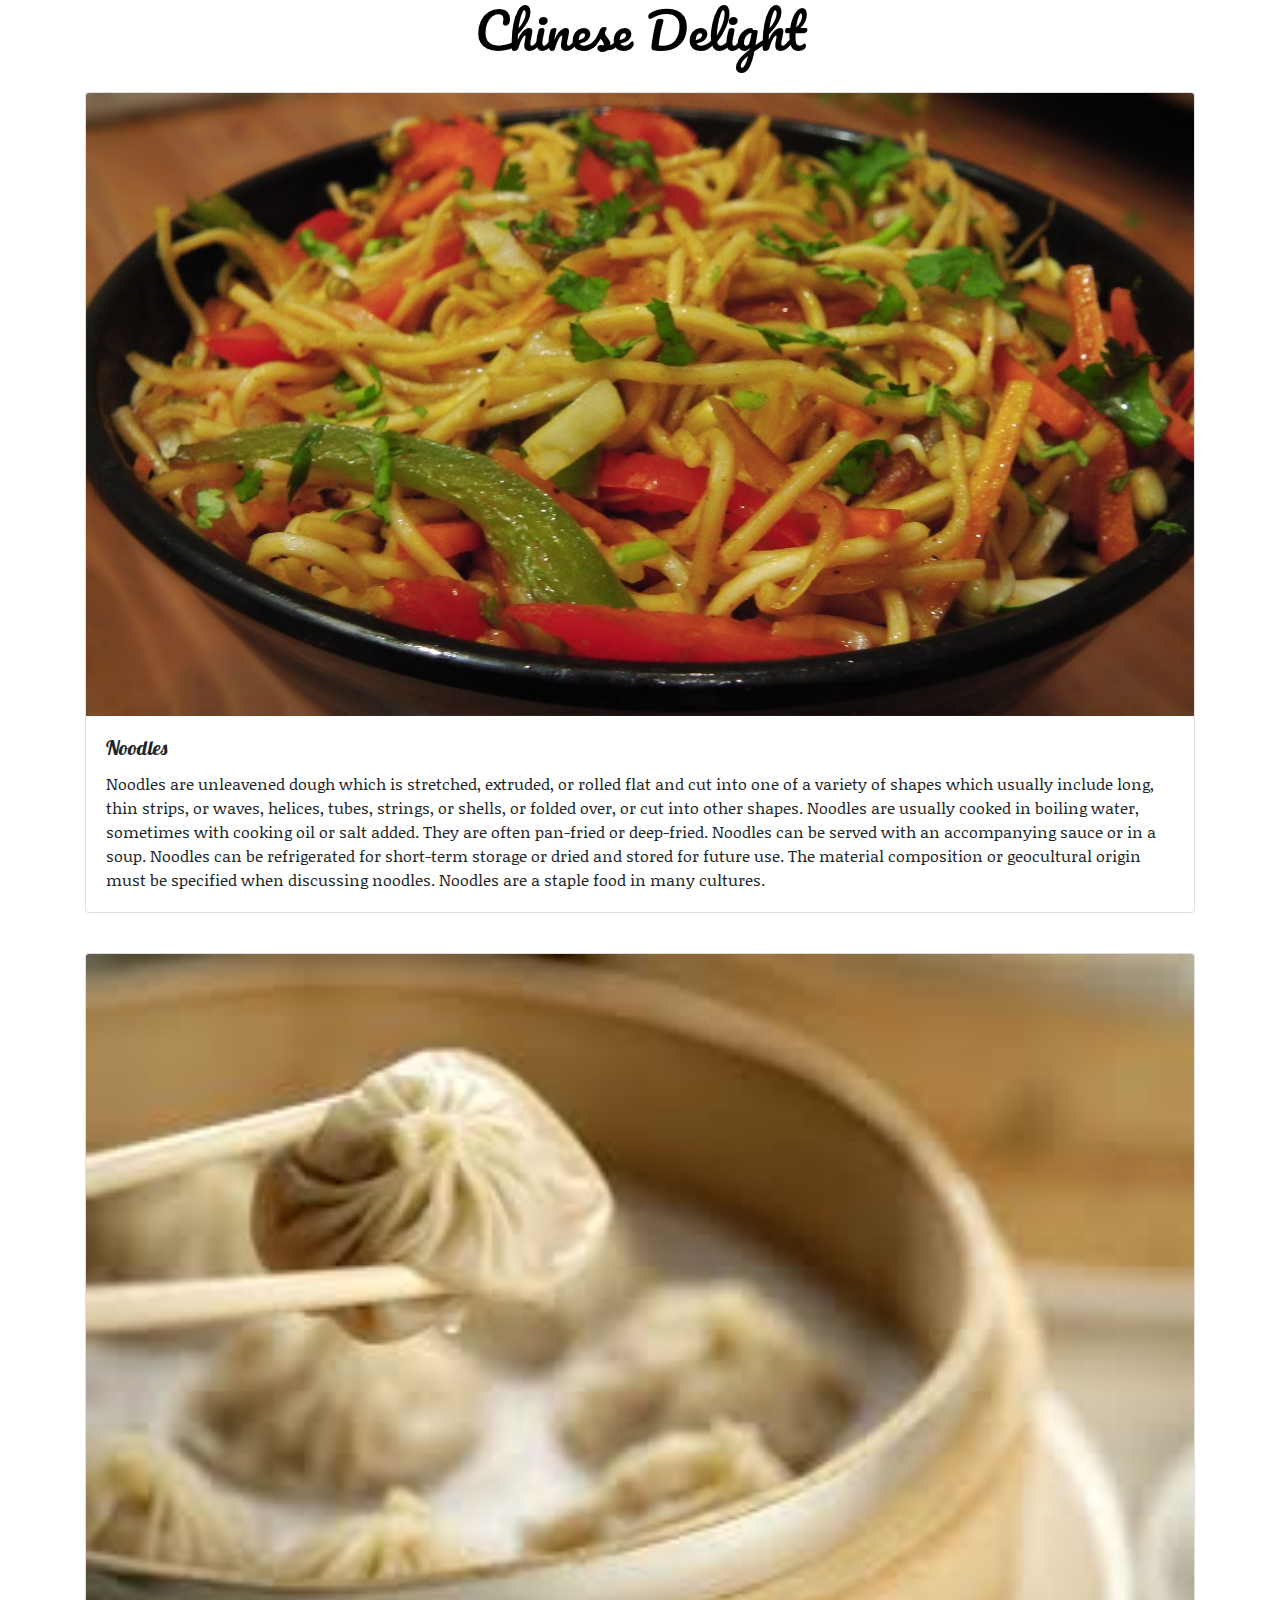
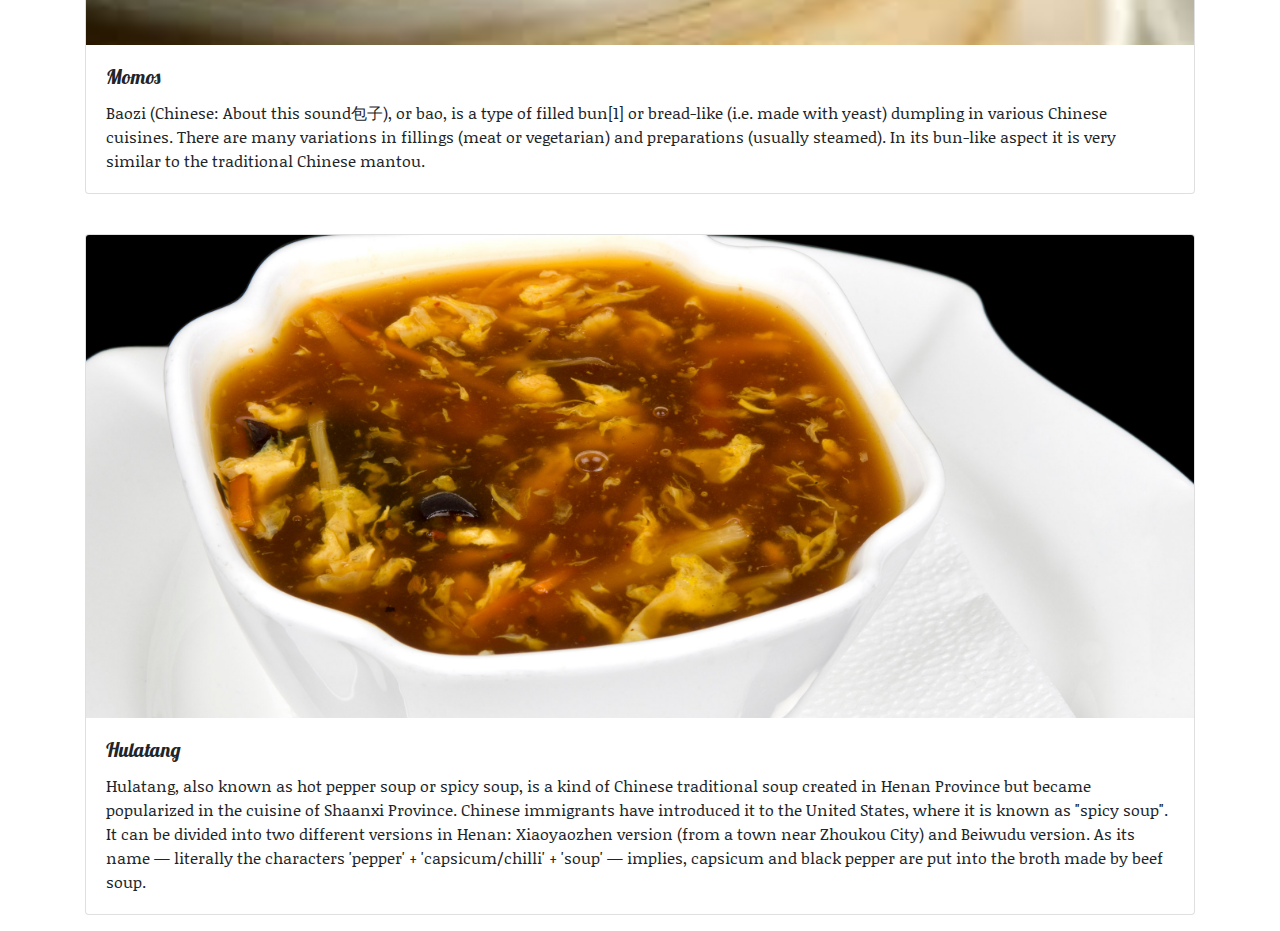
<file: chinese.html>
<!DOCTYPE html>
<html>
    <head>
        <title>Chinese Food</title>
        <link rel="stylesheet" href="https://maxcdn.bootstrapcdn.com/bootstrap/4.0.0/css/bootstrap.min.css" integrity="sha384-Gn5384xqQ1aoWXA+058RXPxPg6fy4IWvTNh0E263XmFcJlSAwiGgFAW/dAiS6JXm" crossorigin="anonymous">
        <link href="https://fonts.googleapis.com/css?family=Pacifico&display=swap" rel="stylesheet">
        <link href="https://fonts.googleapis.com/css?family=Lobster&display=swap" rel="stylesheet">
        <link href="https://fonts.googleapis.com/css?family=Noticia+Text&display=swap" rel="stylesheet">
        <link href="chinese.css" rel="stylesheet">
    </head>
    <body class="container">
        <div>
            <h1 id="header">Chinese Delight</h1>
        </div>
        <br>
        <div class="card mb-3">
                <img class="card-img-top" src="noodles.jpg">
                <div class="card-body">
                  <h5 class="card-title">Noodles</h5>
                  <p class="card-text">Noodles are unleavened dough which is stretched, extruded, or rolled flat and cut into one of a variety of shapes which usually include long, thin strips, or waves, helices, tubes, strings, or shells, or folded over, or cut into other shapes. 
                      Noodles are usually cooked in boiling water, sometimes with cooking oil or salt added. 
                      They are often pan-fried or deep-fried. Noodles can be served with an accompanying sauce or in a soup. 
                      Noodles can be refrigerated for short-term storage or dried and stored for future use. 
                      The material composition or geocultural origin must be specified when discussing noodles. Noodles are a staple food in many cultures.</p>
                </div>
        </div>
        <br>
        <div class="card mb-3">
                <img class="card-img-top" src="momo.jpg">
                <div class="card-body">
                  <h5 class="card-title">Momos</h5>
                  <p class="card-text">Baozi (Chinese: About this sound包子), or bao, is a type of filled bun[1] or bread-like (i.e. made with yeast) dumpling in various Chinese cuisines.
                    There are many variations in fillings (meat or vegetarian) and preparations (usually steamed). In its bun-like aspect it is very similar to the traditional Chinese mantou.</p>
                </div>
        </div>
        <br>
        <div class="card mb-3">
                <img class="card-img-top" src="soup.jpg">
                <div class="card-body">
                  <h5 class="card-title">Hulatang</h5>
                  <p class="card-text">Hulatang, also known as hot pepper soup or spicy soup, is a kind of Chinese traditional soup created in Henan Province but became popularized in the cuisine of Shaanxi Province. 
                      Chinese immigrants have introduced it to the United States, where it is known as "spicy soup". 
                      It can be divided into two different versions in Henan: Xiaoyaozhen version (from a town near Zhoukou City) and Beiwudu version. As its name — literally the characters 'pepper' + 'capsicum/chilli' + 'soup' — implies, capsicum and black pepper are put into the broth made by beef soup.
                  </p>
                </div>
        </div>
    </body>
</html>
</file>
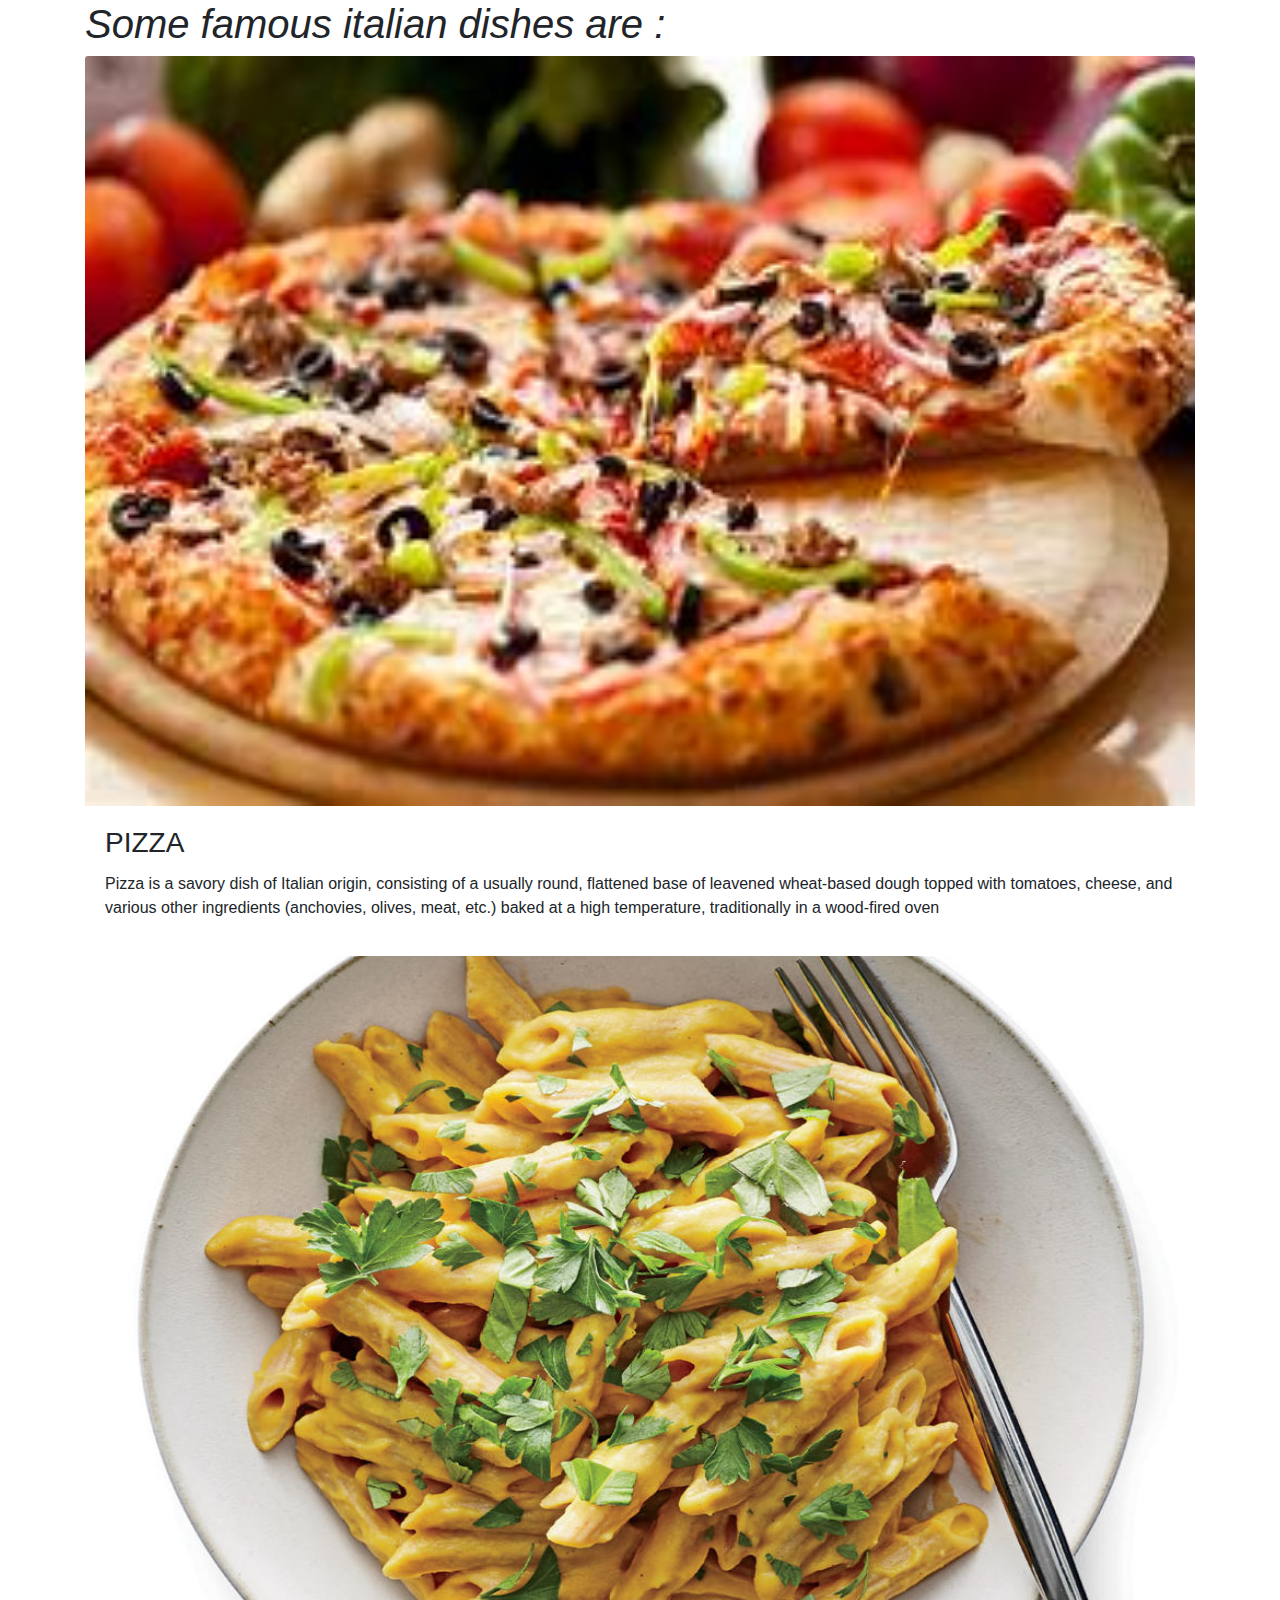
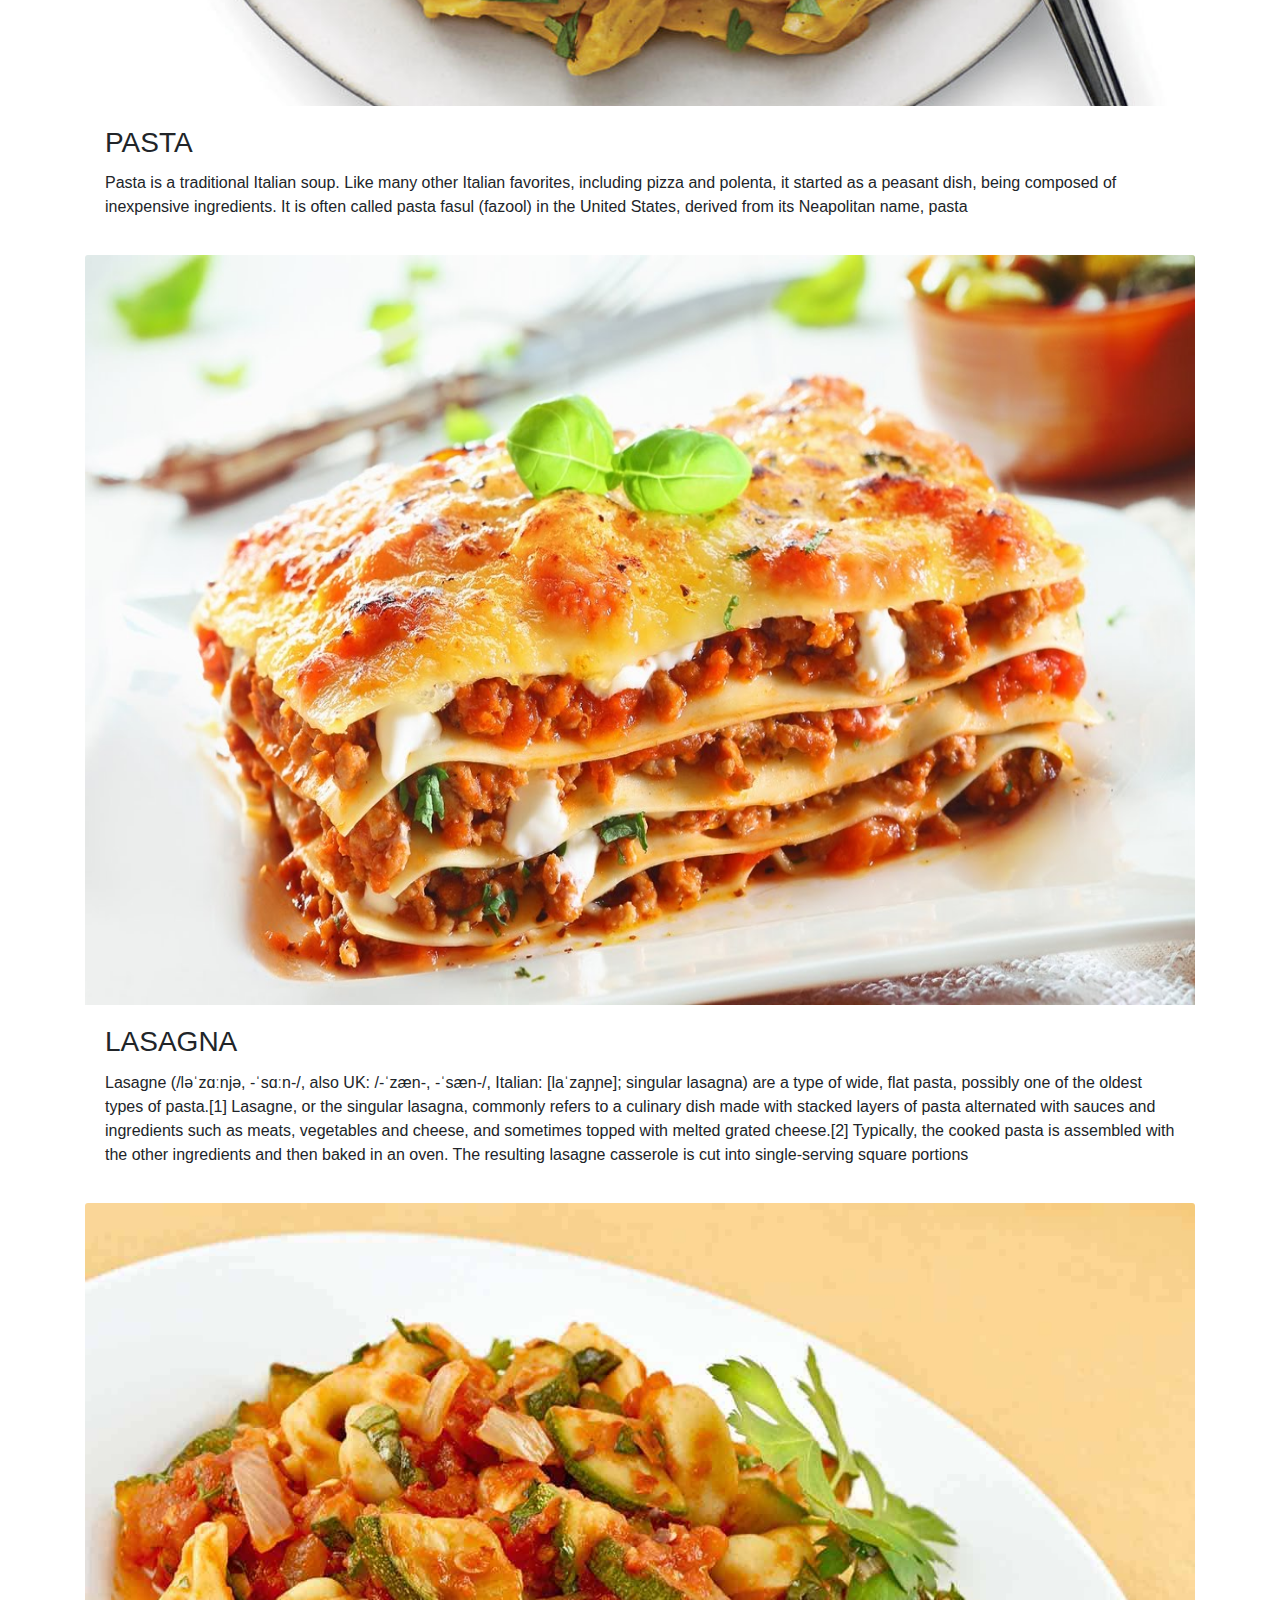
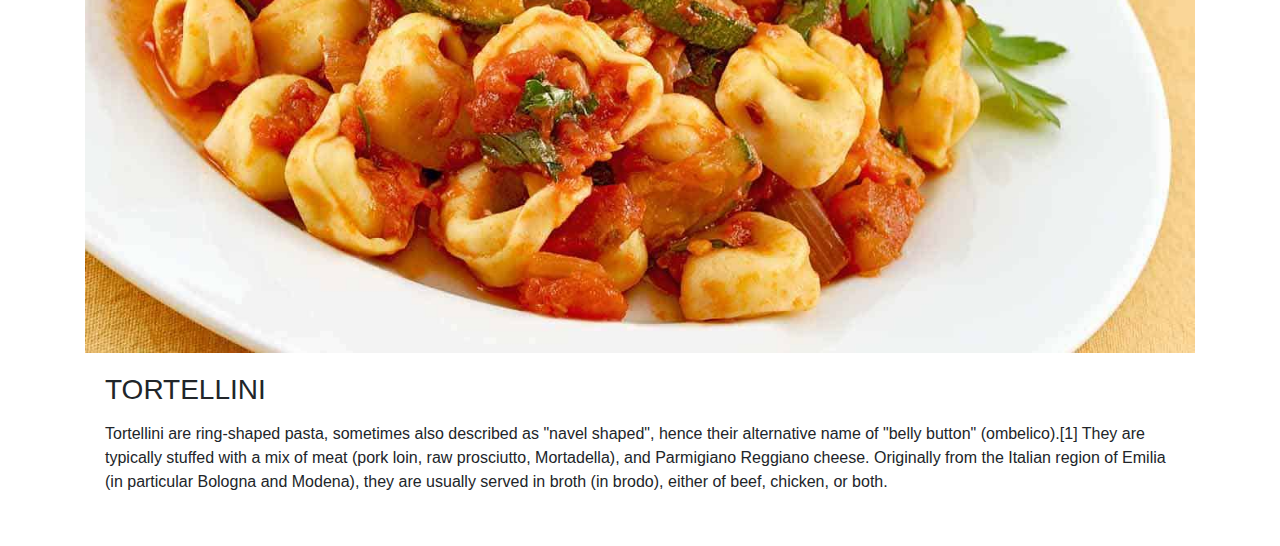
<file: itlan.html>
<html>
    <head>
            <link rel="stylesheet" href="https://maxcdn.bootstrapcdn.com/bootstrap/4.0.0/css/bootstrap.min.css" integrity="sha384-Gn5384xqQ1aoWXA+058RXPxPg6fy4IWvTNh0E263XmFcJlSAwiGgFAW/dAiS6JXm" crossorigin="anonymous">
    </head>
    <body class="container"> 
        <h1><i>Some famous italian dishes are :</i></h1>

        <div class="card mb-3" style="border: 45rem">
                <img class="card-img-top" src="pizza1.jpeg" alt="pizza" width="750px" height="750px">
                <div class="card-body">
                  <h3 class="card-title">PIZZA</h3>
                  <p class="card-text">Pizza is a savory dish of Italian origin, consisting of a usually round, flattened base of leavened wheat-based dough topped with tomatoes, cheese, and various other ingredients (anchovies, olives, meat, etc.) baked at a high temperature, traditionally in a wood-fired oven</p>
                  
                </div>
              </div>

              <div class="card mb-3" style="border: 45rem">
                    <img class="card-img-top" src="pasta.jpg" alt="pasta" width="750px" height="750px">
                    <div class="card-body">
                      <h3 class="card-title">PASTA</h3>
                      <p class="card-text">Pasta  is a traditional Italian soup. Like many other Italian favorites, including pizza and polenta, it started as a peasant dish, being composed of inexpensive ingredients. It is often called pasta fasul (fazool) in the United States, derived from its Neapolitan name, pasta</p>
                      
                    </div>
                  </div>

                  <div class="card mb-3" style="border: 45rem">
                        <img class="card-img-top" src="lasagna.jpg" alt="lasagna" width="750px" height="750px">
                        <div class="card-body">
                          <h3 class="card-title">LASAGNA</h3>
                          <p class="card-text">Lasagne (/ləˈzɑːnjə, -ˈsɑːn-/, also UK: /-ˈzæn-, -ˈsæn-/, Italian: [laˈzaɲɲe]; singular lasagna) are a type of wide, flat pasta, possibly one of the oldest types of pasta.[1] Lasagne, or the singular lasagna, commonly refers to a culinary dish made with stacked layers of pasta alternated with sauces and ingredients such as meats, vegetables and cheese, and sometimes topped with melted grated cheese.[2] Typically, the cooked pasta is assembled with the other ingredients and then baked in an oven. The resulting lasagne casserole is cut into single-serving square portions</p>
                          
                        </div>
                      </div>

                      <div class="card mb-3" style="border: 45rem">
                            <img class="card-img-top" src="tortellini.jpg" alt="tortellini" width="750px" height="750px">
                            <div class="card-body">
                              <h3 class="card-title">TORTELLINI</h3>
                              <p class="card-text"><p>Tortellini are ring-shaped pasta, sometimes also described as "navel shaped", hence their alternative name of "belly button" (ombelico).[1] They are typically stuffed with a mix of meat (pork loin, raw prosciutto, Mortadella), and Parmigiano Reggiano cheese. Originally from the Italian region of Emilia (in particular Bologna and Modena), they are usually served in broth (in brodo), either of beef, chicken, or both.</p>
                              
                            </div>
                          </div>
    </body>
</html>
</file>
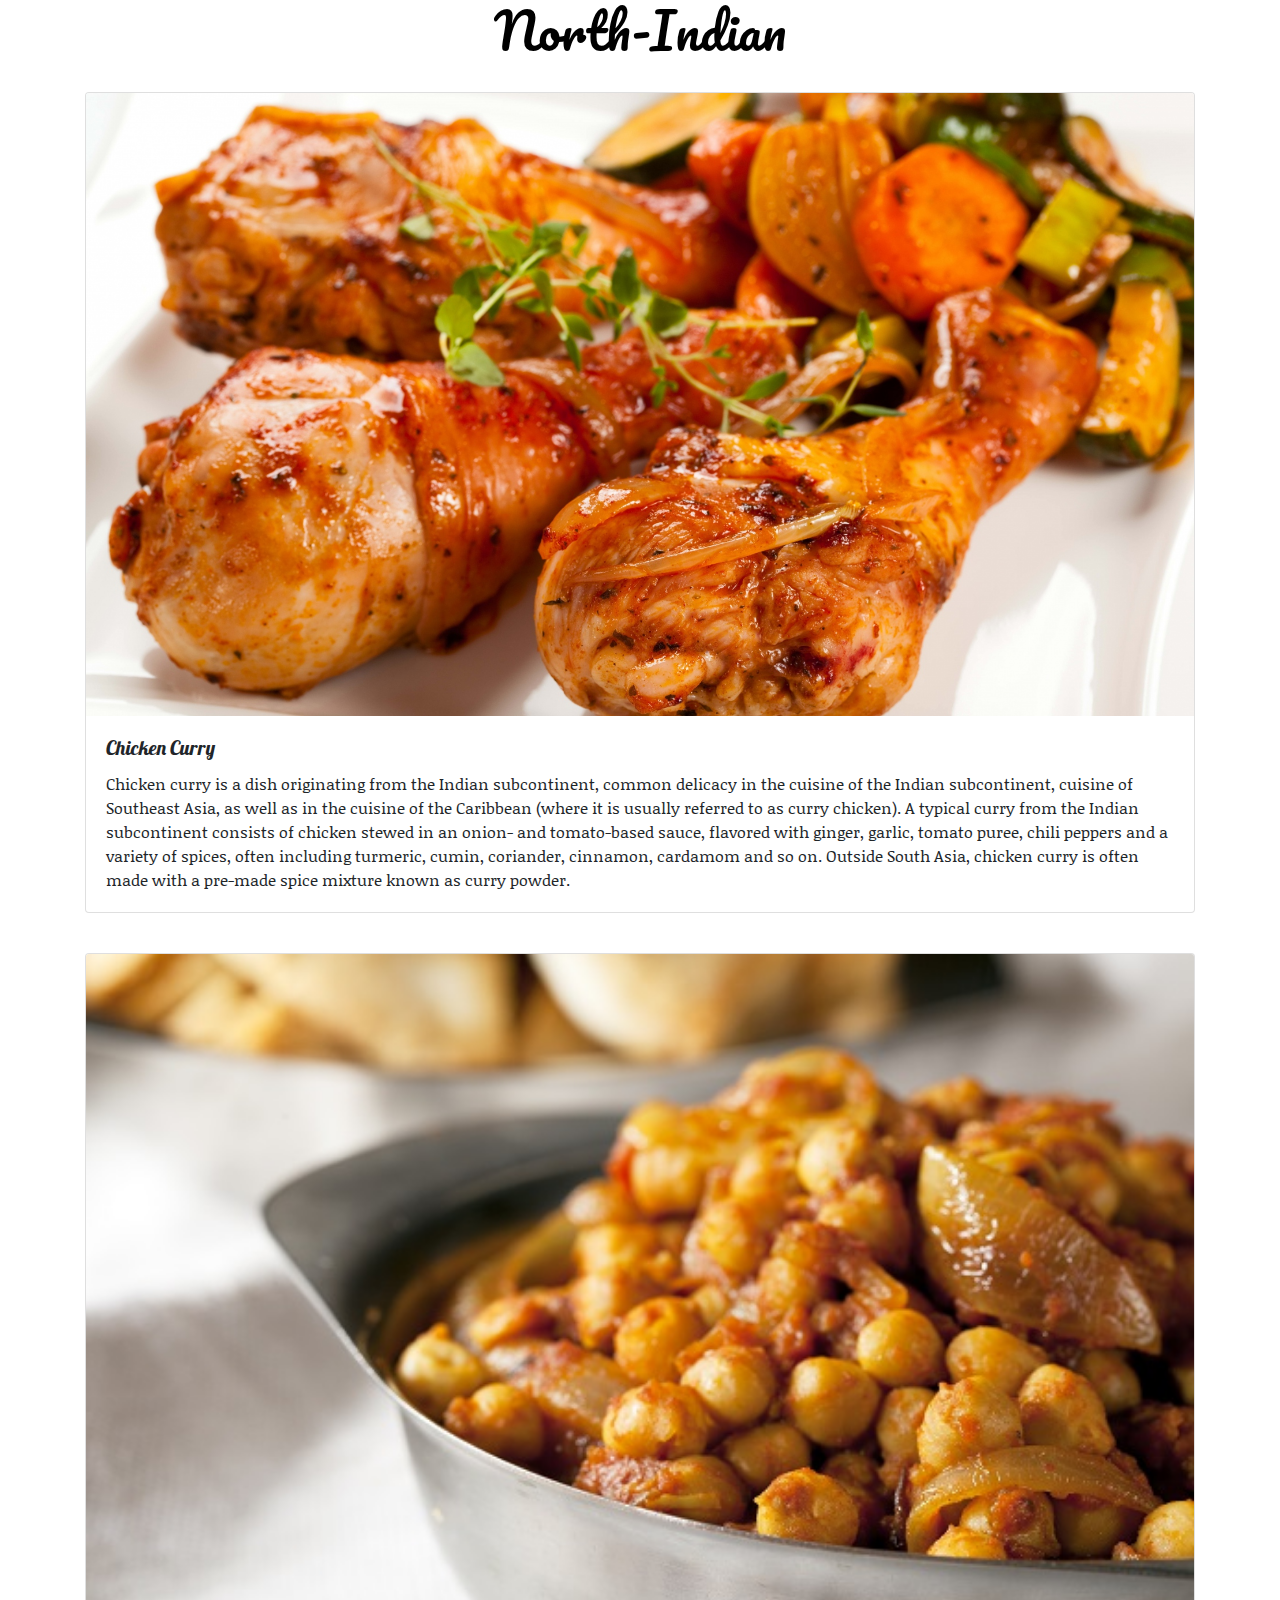
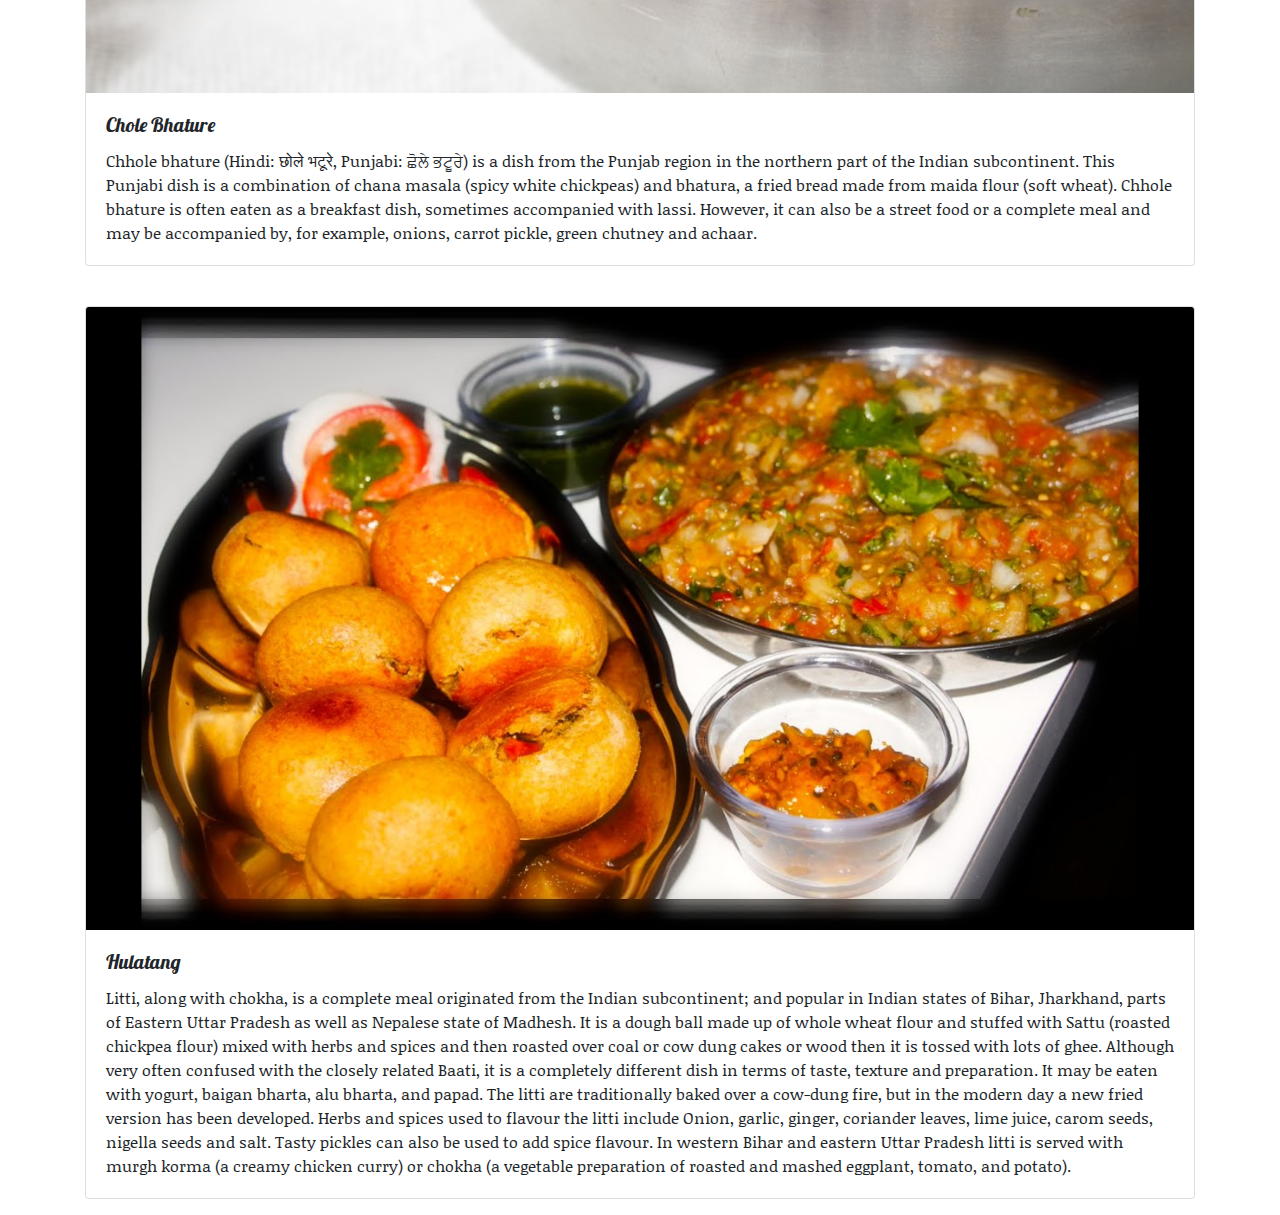
<file: north-indian.html>
<!DOCTYPE html>
<html>
    <head>
        <title>North-Indian</title>
        <link rel="stylesheet" href="https://maxcdn.bootstrapcdn.com/bootstrap/4.0.0/css/bootstrap.min.css" integrity="sha384-Gn5384xqQ1aoWXA+058RXPxPg6fy4IWvTNh0E263XmFcJlSAwiGgFAW/dAiS6JXm" crossorigin="anonymous">
        <link href="https://fonts.googleapis.com/css?family=Pacifico&display=swap" rel="stylesheet">
        <link href="https://fonts.googleapis.com/css?family=Lobster&display=swap" rel="stylesheet">
        <link href="https://fonts.googleapis.com/css?family=Noticia+Text&display=swap" rel="stylesheet">
        <link href="north-indian.css" rel="stylesheet">
    </head>
    <body class="container">
        <div>
            <h1 id="header">North-Indian</h1>
        </div>
        <br>
        <div class="card mb-3">
                <img class="card-img-top" src="chicken.jpg">
                <div class="card-body">
                  <h5 class="card-title">Chicken Curry</h5>
                  <p class="card-text">Chicken curry is a dish originating from the Indian subcontinent, common delicacy in the cuisine of the Indian subcontinent, cuisine of Southeast Asia, as well as in the cuisine of the Caribbean (where it is usually referred to as curry chicken). 
                    A typical curry from the Indian subcontinent consists of chicken stewed in an onion- and tomato-based sauce, flavored with ginger, garlic, tomato puree, chili peppers and a variety of spices, often including turmeric, cumin, coriander, cinnamon, cardamom and so on. Outside South Asia, chicken curry is often made with a pre-made spice mixture known as curry powder.</p>
                </div>
        </div>
        <br>
        <div class="card mb-3">
                <img class="card-img-top" src="chole.jpg">
                <div class="card-body">
                  <h5 class="card-title">Chole Bhature</h5>
                  <p class="card-text">Chhole bhature (Hindi: छोले भटूरे, Punjabi: ਛੋਲੇ ਭਟੂਰੇ) is a dish from the Punjab region in the northern part of the Indian subcontinent. This Punjabi dish is a combination of chana masala (spicy white chickpeas) and bhatura, a fried bread made from maida flour (soft wheat).
                    Chhole bhature is often eaten as a breakfast dish, sometimes accompanied with lassi. However, it can also be a street food or a complete meal and may be accompanied by, for example, onions, carrot pickle, green chutney and achaar.</p>
                </div>
        </div>
        <br>
        <div class="card mb-3">
                <img class="card-img-top" src="litti.jpg">
                <div class="card-body">
                  <h5 class="card-title">Hulatang</h5>
                  <p class="card-text">Litti, along with chokha, is a complete meal originated from the Indian subcontinent; and popular in Indian states of Bihar, Jharkhand, parts of Eastern Uttar Pradesh as well as Nepalese state of Madhesh. 
                      It is a dough ball made up of whole wheat flour and stuffed with Sattu (roasted chickpea flour) mixed with herbs and spices and then roasted over coal or cow dung cakes or wood then it is tossed with lots of ghee. 
                      Although very often confused with the closely related Baati, it is a completely different dish in terms of taste, texture and preparation. It may be eaten with yogurt, baigan bharta, alu bharta, and papad.
                      The litti are traditionally baked over a cow-dung fire, but in the modern day a new fried version has been developed.
                      Herbs and spices used to flavour the litti include Onion, garlic, ginger, coriander leaves, lime juice, carom seeds, nigella seeds and salt. 
                      Tasty pickles can also be used to add spice flavour. In western Bihar and eastern Uttar Pradesh litti is served with murgh korma (a creamy chicken curry) or chokha (a vegetable preparation of roasted and mashed eggplant, tomato, and potato).
                  </p>
                </div>
        </div>
    </body>
</html>
</file>
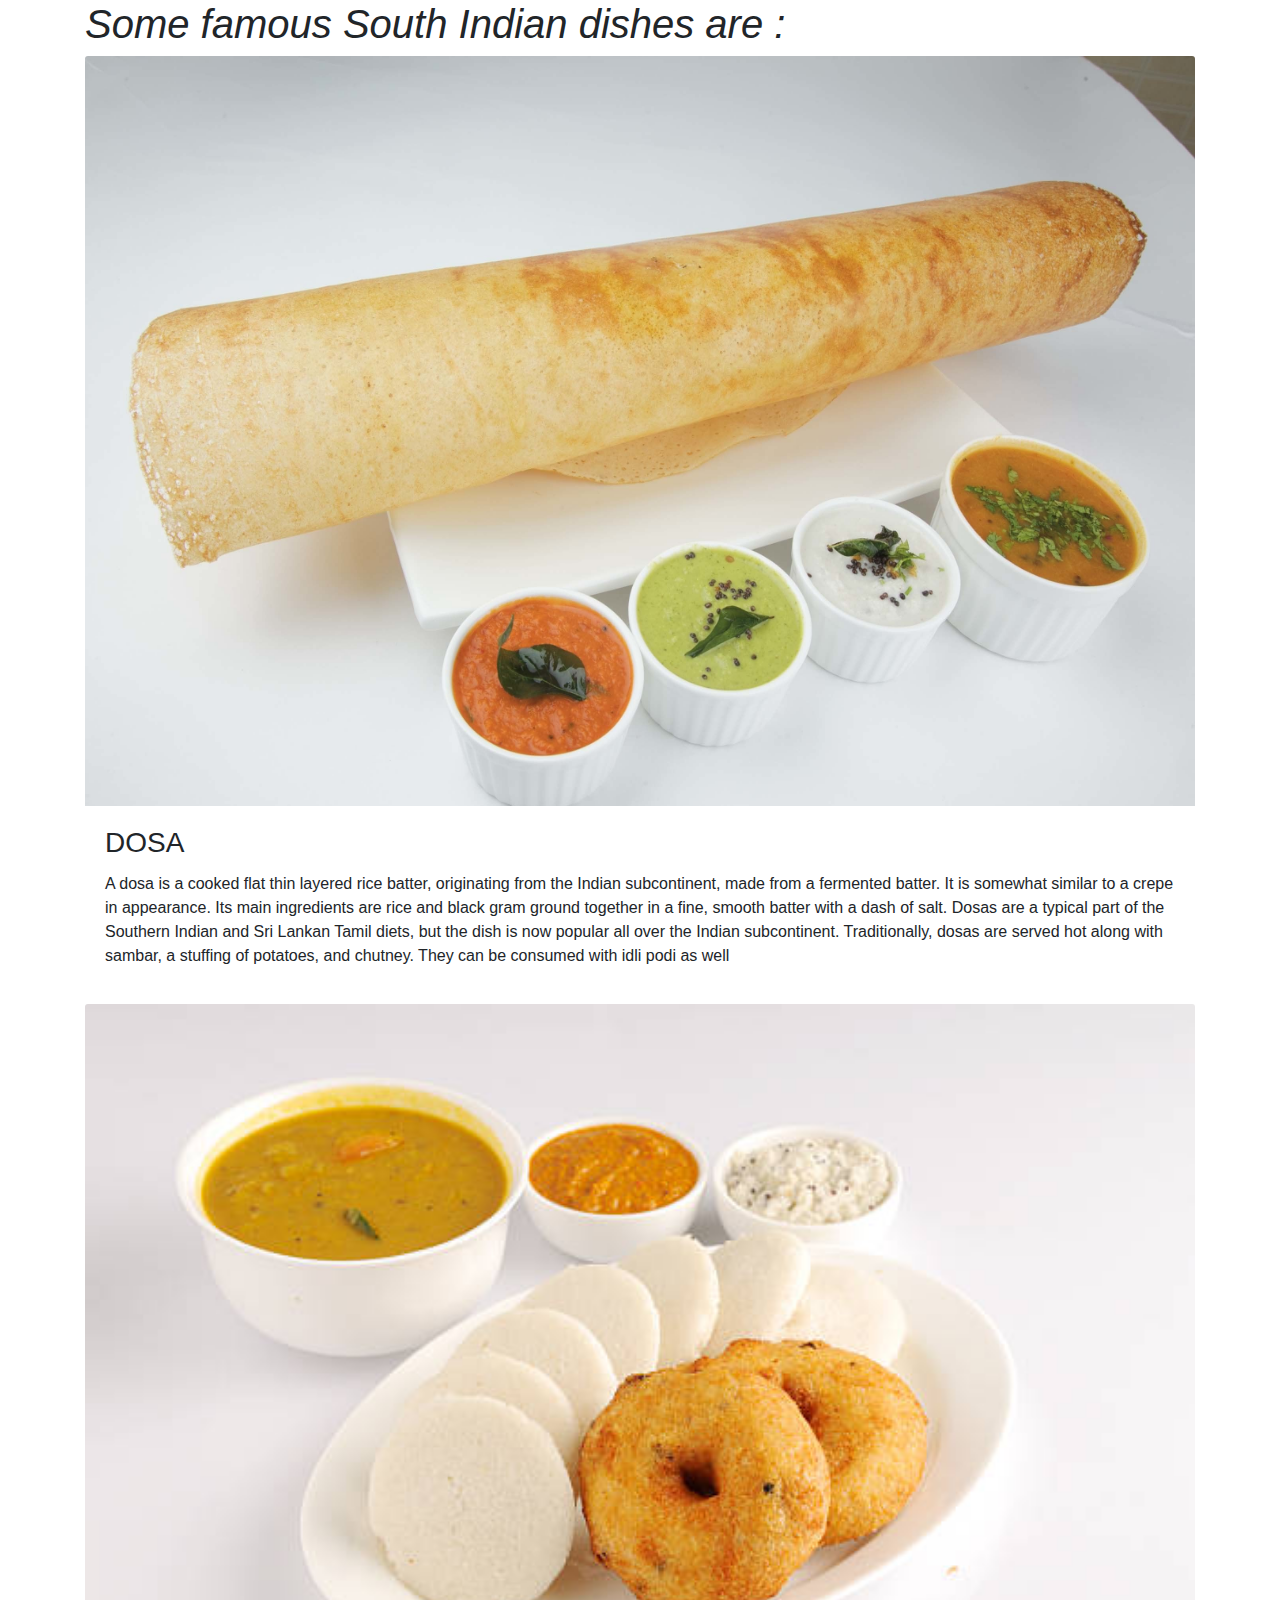
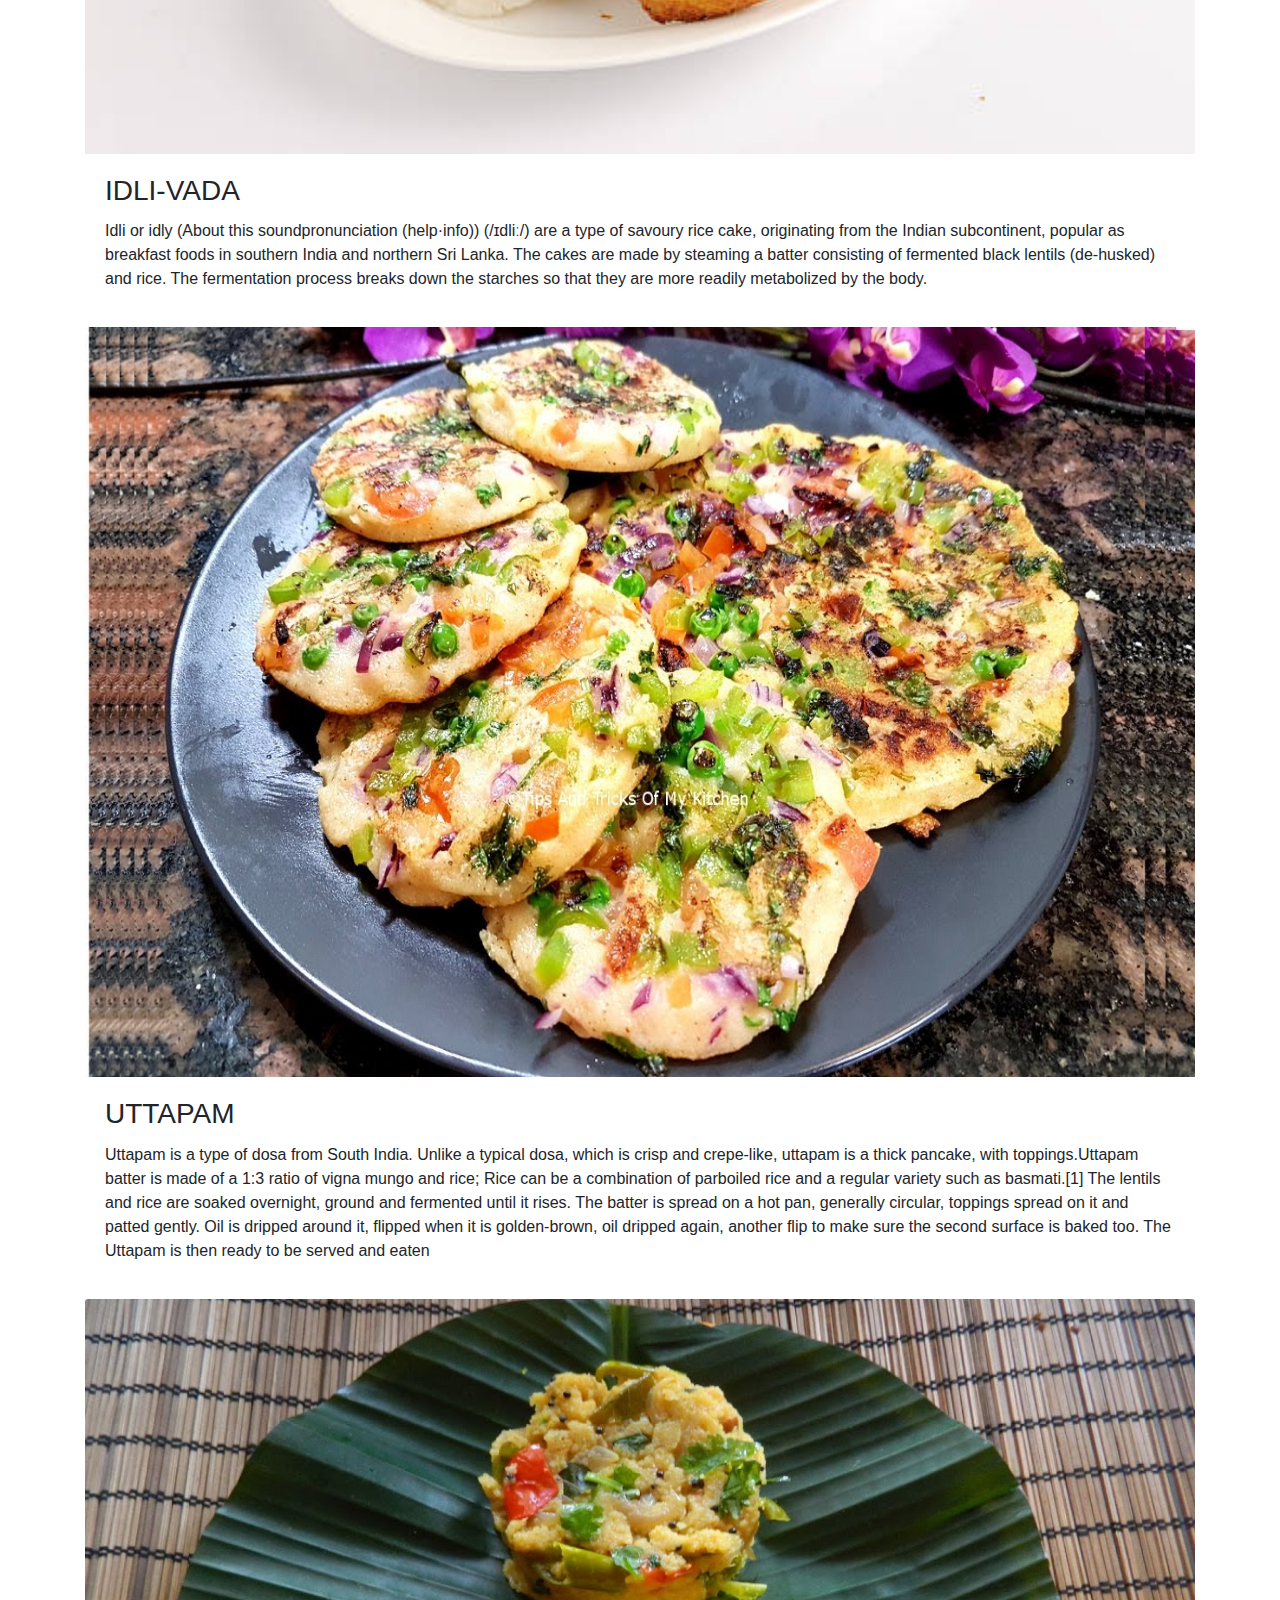
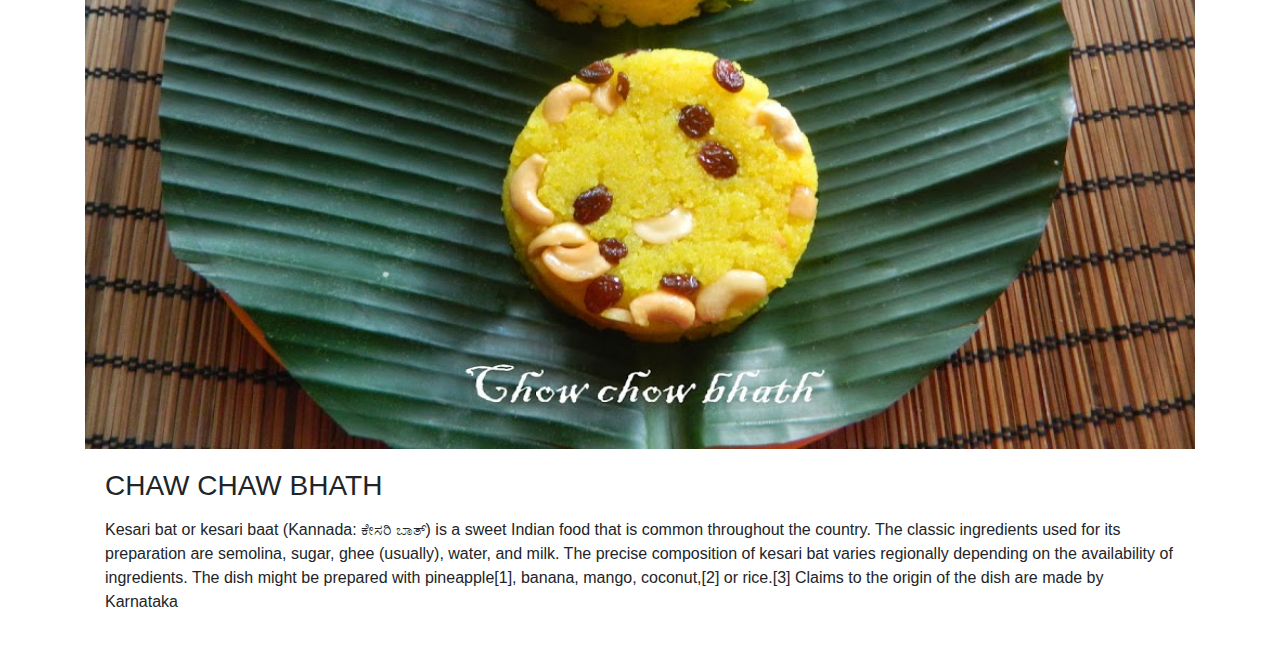
<file: south.html>
<html>
    <head>
            <link rel="stylesheet" href="https://maxcdn.bootstrapcdn.com/bootstrap/4.0.0/css/bootstrap.min.css" integrity="sha384-Gn5384xqQ1aoWXA+058RXPxPg6fy4IWvTNh0E263XmFcJlSAwiGgFAW/dAiS6JXm" crossorigin="anonymous">
    </head>
    <body class="container"> 
        <h1><i>Some famous South Indian dishes are :</i></h1>

        <div class="card mb-3" style="border: 45rem">
                <img class="card-img-top" src="dosa.jpg" alt="pizza" width="750px" height="750px">
                <div class="card-body">
                  <h3 class="card-title">DOSA</h3>
                  <p class="card-text">A dosa is a cooked flat thin layered rice batter, originating from the Indian subcontinent, made from a fermented batter. It is somewhat similar to a crepe in appearance. Its main ingredients are rice and black gram ground together in a fine, smooth batter with a dash of salt. Dosas are a typical part of the Southern Indian and Sri Lankan Tamil diets, but the dish is now popular all over the Indian subcontinent. Traditionally, dosas are served hot along with sambar, a stuffing of potatoes, and chutney. They can be consumed with idli podi as well</p>
                  
                </div>
              </div>

              <div class="card mb-3" style="border: 45rem">
                    <img class="card-img-top" src="idli1.jpg" alt="pasta" width="750px" height="750px">
                    <div class="card-body">
                      <h3 class="card-title">IDLI-VADA</h3>
                      <p class="card-text">Idli or idly (About this soundpronunciation (help·info)) (/ɪdliː/) are a type of savoury rice cake, originating from the Indian subcontinent, popular as breakfast foods in southern India and northern Sri Lanka. The cakes are made by steaming a batter consisting of fermented black lentils (de-husked) and rice. The fermentation process breaks down the starches so that they are more readily metabolized by the body.</p>
                      
                    </div>
                  </div>

                  <div class="card mb-3" style="border: 45rem">
                        <img class="card-img-top" src="uttapam.jpg" alt="lasagna" width="750px" height="750px">
                        <div class="card-body">
                          <h3 class="card-title">UTTAPAM</h3>
                          <p class="card-text">Uttapam is a type of dosa from South India. Unlike a typical dosa, which is crisp and crepe-like, uttapam is a thick pancake, with toppings.Uttapam batter is made of a 1:3 ratio of vigna mungo and rice; Rice can be a combination of parboiled rice and a regular variety such as basmati.[1] The lentils and rice are soaked overnight, ground and fermented until it rises. The batter is spread on a hot pan, generally circular, toppings spread on it and patted gently. Oil is dripped around it, flipped when it is golden-brown, oil dripped again, another flip to make sure the second surface is baked too. The Uttapam is then ready to be served and eaten</p>
                          
                        </div>
                      </div>

                      <div class="card mb-3" style="border: 45rem">
                            <img class="card-img-top" src="chaw.jpg" alt="tortellini" width="750px" height="750px">
                            <div class="card-body">
                              <h3 class="card-title">CHAW CHAW BHATH</h3>
                              <p class="card-text"><p>Kesari bat or kesari baat (Kannada: ಕೇಸರಿ ಬಾತ್) is a sweet Indian food that is common throughout the country. The classic ingredients used for its preparation are semolina, sugar, ghee (usually), water, and milk.

                                    The precise composition of kesari bat varies regionally depending on the availability of ingredients. The dish might be prepared with pineapple[1], banana, mango, coconut,[2] or rice.[3]
                                    
                                    Claims to the origin of the dish are made by Karnataka</p>
                              
                            </div>
                          </div>
    </body>
</html>
</file>
<file: chinese.css>
#header{
    color: black;
    font-size: 50px;
    text-align: center;
    font-family: 'Pacifico', cursive;
}
.card-title{
    font-family: 'Lobster', cursive;
}
.card-text{
    font-family: 'Noticia Text', serif;
}
</file>
<file: north-indian.css>
#header{
    color: black;
    font-size: 50px;
    text-align: center;
    font-family: 'Pacifico', cursive;
}
.card-title{
    font-family: 'Lobster', cursive;
}
.card-text{
    font-family: 'Noticia Text', serif;
}
</file>
